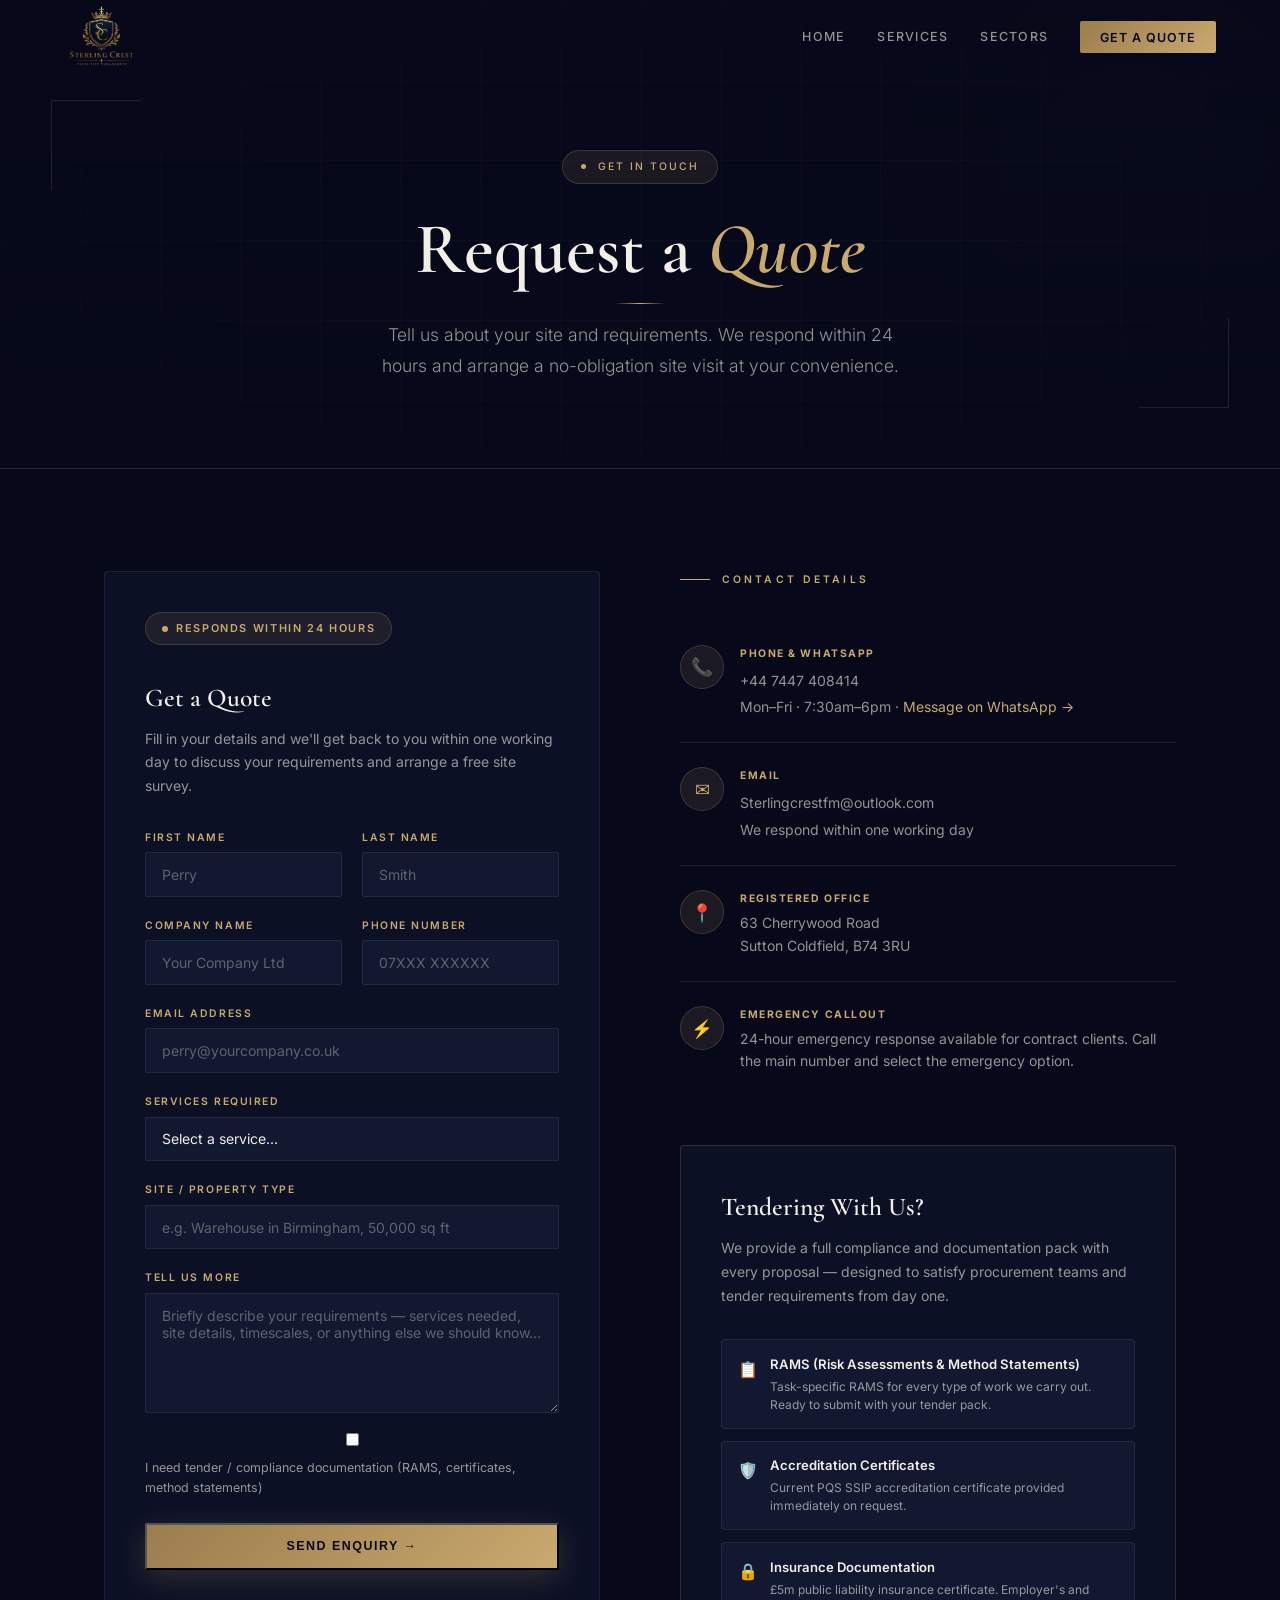
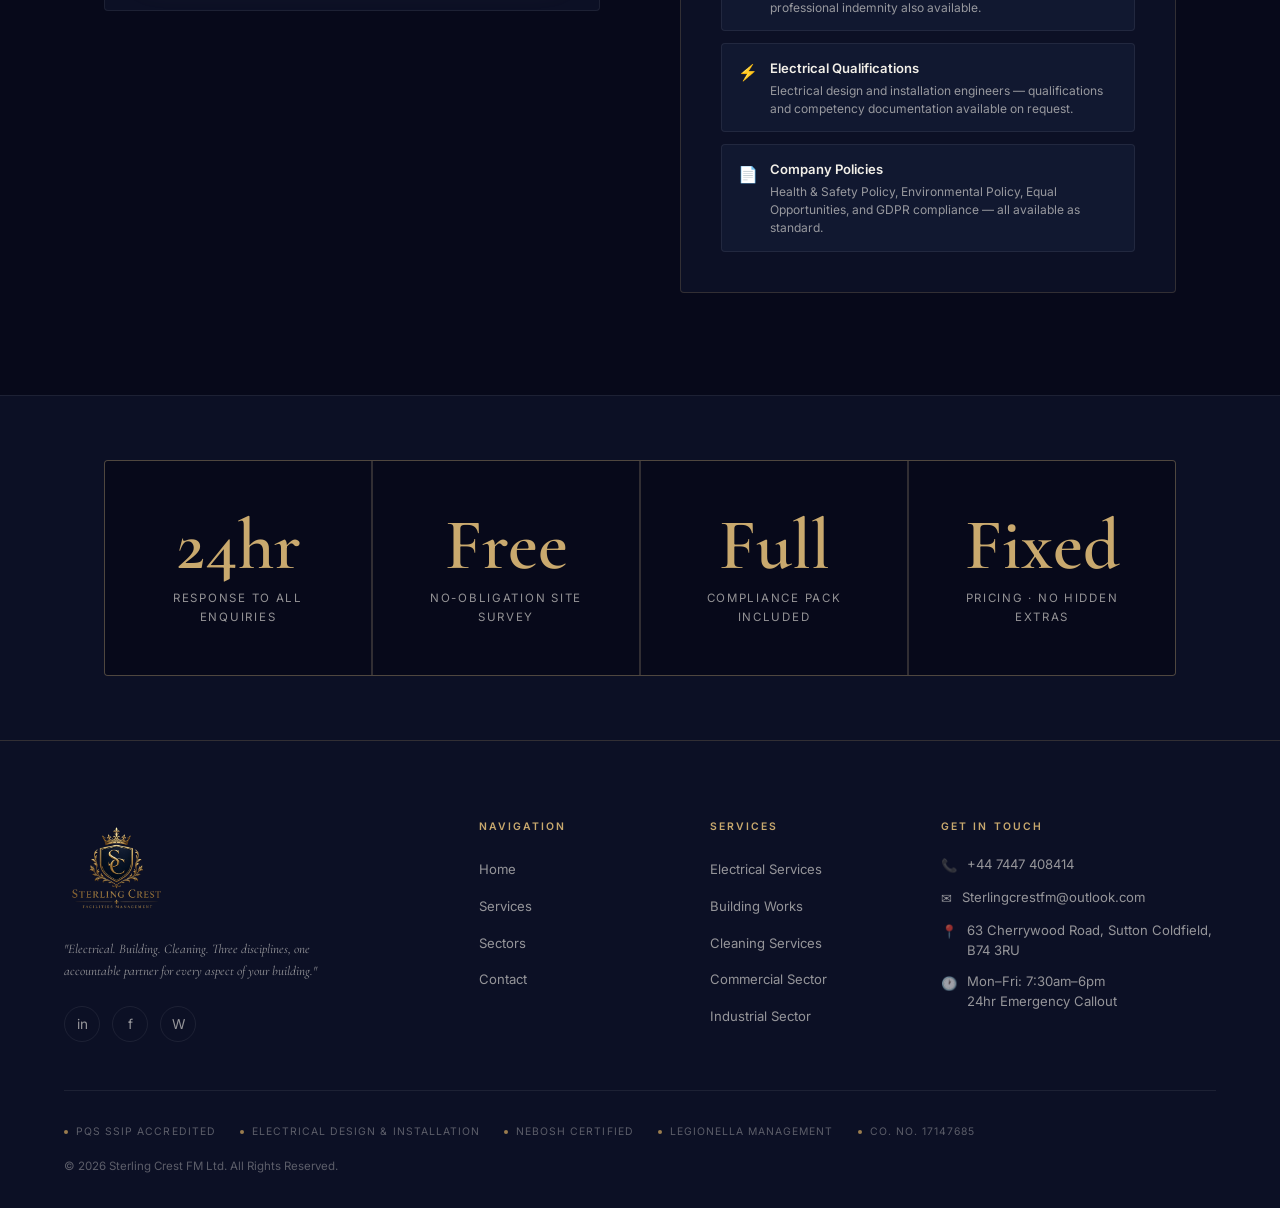
<file: contact.html>
<!DOCTYPE html>
<html lang="en">
<head>
  <meta charset="UTF-8">
  <meta name="viewport" content="width=device-width, initial-scale=1.0">
  <title>Contact — Sterling Crest FM Facilities Management</title>
  <meta name="description" content="Request a quote, arrange a site visit, or discuss your FM requirements. We respond within 24 hours.">
  <link rel="preconnect" href="https://fonts.googleapis.com">
  <link rel="preconnect" href="https://fonts.gstatic.com" crossorigin>
  <link href="https://fonts.googleapis.com/css2?family=Cormorant+Garamond:ital,wght@0,300;0,400;0,500;0,600;0,700;1,300;1,400;1,500&family=Inter:wght@300;400;500;600&display=swap" rel="stylesheet">
  <link rel="stylesheet" href="styles.css">
  <style>
    #contact-hero .page-hero-bg {
      background-image: url('https://images.unsplash.com/photo-1497366216548-37526070297c?auto=format&fit=crop&w=1920&q=80');
    }
    .contact-page-section { background: var(--navy); border-top: 1px solid var(--gold-border); }
    .tender-info-box {
      background: var(--navy-2); border: 1px solid var(--gold-border); border-radius: 4px;
      padding: 2.5rem;
    }
    .tender-info-box h3 { font-family: 'Cormorant Garamond', serif; font-size: 1.6rem; font-weight: 600; color: var(--text); margin-bottom: 0.5rem; }
    .tender-info-box > p { font-size: 0.875rem; color: var(--text-2); margin-bottom: 2rem; line-height: 1.7; }
    .tender-list { display: flex; flex-direction: column; gap: 0.75rem; }
    .tender-list-item {
      display: flex; align-items: flex-start; gap: 0.75rem;
      padding: 0.85rem 1rem; background: var(--navy-3);
      border: 1px solid var(--border); border-radius: 4px;
      transition: border-color 0.3s;
    }
    .tender-list-item:hover { border-color: var(--gold-border); }
    .tender-list-item span:first-child { color: var(--gold); font-size: 1rem; flex-shrink: 0; margin-top: 0.1rem; }
    .tender-list-item-text h6 { font-size: 0.82rem; font-weight: 600; color: var(--text); margin-bottom: 0.15rem; }
    .tender-list-item-text p { font-size: 0.75rem; color: var(--text-2); line-height: 1.5; }
    .form-success {
      display: none; background: rgba(201,169,110,0.1); border: 1px solid var(--gold-border);
      border-radius: 4px; padding: 1.5rem; text-align: center; margin-top: 1.5rem;
    }
    .form-success.show { display: block; }
    .form-success p { color: var(--text-2); font-size: 0.875rem; }
    .form-success strong { color: var(--gold); }
    .response-badge {
      display: inline-flex; align-items: center; gap: 0.5rem;
      background: var(--gold-glow); border: 1px solid var(--gold-border);
      padding: 0.4rem 1rem; border-radius: 100px; margin-bottom: 2rem;
      font-size: 0.68rem; letter-spacing: 0.15em; text-transform: uppercase;
      color: var(--gold); font-weight: 600;
    }
    .response-badge::before { content: ''; width: 6px; height: 6px; border-radius: 50%; background: var(--gold); animation: pulse 2s ease infinite; }
    @keyframes pulse { 0%,100%{opacity:1;transform:scale(1);} 50%{opacity:0.5;transform:scale(1.4);} }
  </style>
</head>
<body>
  <div id="scroll-bar"></div>
  <div class="orb orb-1"></div>
  <div class="orb orb-2"></div>

  <!-- NAV -->
  <nav id="nav">
    <a href="index.html" class="nav-logo">
      <img src="trans_logo.png" alt="Sterling Crest FM" class="nav-logo-img">
    </a>
    <ul class="nav-links">
      <li><a href="index.html">Home</a></li>
      <li><a href="services.html">Services</a></li>
      <li><a href="sectors.html">Sectors</a></li>
      <li><a href="contact.html" class="nav-cta active">Get a Quote</a></li>
    </ul>
    <button class="nav-toggle" id="navToggle" aria-label="Menu">
      <span></span><span></span><span></span>
    </button>
  </nav>
  <div class="mobile-menu" id="mobileMenu">
    <a href="index.html" onclick="closeMobile()">Home</a>
    <a href="services.html" onclick="closeMobile()">Services</a>
    <a href="sectors.html" onclick="closeMobile()">Sectors</a>
    <a href="contact.html" onclick="closeMobile()" class="mobile-cta">Get a Quote</a>
  </div>

  <!-- PAGE HERO -->
  <div id="contact-hero" class="page-hero">
    <div class="page-hero-bg"></div>
    <div class="page-hero-overlay"></div>
    <div class="page-hero-grid"></div>
    <div class="page-hero-geo-tl"></div>
    <div class="page-hero-geo-br"></div>
    <div class="page-hero-content">
      <div class="page-hero-eyebrow">
        <div class="page-hero-eyebrow-dot"></div>
        <span>Get in Touch</span>
      </div>
      <h1 class="page-hero-title">Request a <em>Quote</em></h1>
      <div class="page-hero-divider"></div>
      <p class="page-hero-sub">Tell us about your site and requirements. We respond within 24 hours and arrange a no-obligation site visit at your convenience.</p>
    </div>
  </div>

  <!-- CONTACT SECTION -->
  <section class="contact-page-section">
    <div class="section-inner">
      <div class="contact-layout">

        <!-- FORM -->
        <div class="reveal-left">
          <div class="contact-form-wrap">
            <div class="response-badge">Responds within 24 hours</div>
            <h3>Get a Quote</h3>
            <p>Fill in your details and we'll get back to you within one working day to discuss your requirements and arrange a free site survey.</p>

            <form id="contactForm">
              <div class="form-grid">
                <div class="form-field">
                  <label for="firstName">First Name</label>
                  <input type="text" id="firstName" name="firstName" placeholder="Perry" required>
                </div>
                <div class="form-field">
                  <label for="lastName">Last Name</label>
                  <input type="text" id="lastName" name="lastName" placeholder="Smith" required>
                </div>
                <div class="form-field">
                  <label for="company">Company Name</label>
                  <input type="text" id="company" name="company" placeholder="Your Company Ltd" required>
                </div>
                <div class="form-field">
                  <label for="phone">Phone Number</label>
                  <input type="tel" id="phone" name="phone" placeholder="07XXX XXXXXX" required>
                </div>
                <div class="form-field full">
                  <label for="email">Email Address</label>
                  <input type="email" id="email" name="email" placeholder="perry@yourcompany.co.uk" required>
                </div>
                <div class="form-field full">
                  <label for="services">Services Required</label>
                  <select id="services" name="services">
                    <option value="" disabled selected>Select a service...</option>
                    <option value="electrical">Electrical Services</option>
                    <option value="building">Building Works</option>
                    <option value="cleaning">Cleaning Services</option>
                    <option value="bundled">Bundled FM Contract (Multiple Services)</option>
                    <option value="tender">Tender Support &amp; Documentation</option>
                    <option value="other">Other / Not Sure</option>
                  </select>
                </div>
                <div class="form-field full">
                  <label for="site">Site / Property Type</label>
                  <input type="text" id="site" name="site" placeholder="e.g. Warehouse in Birmingham, 50,000 sq ft">
                </div>
                <div class="form-field full">
                  <label for="message">Tell Us More</label>
                  <textarea id="message" name="message" placeholder="Briefly describe your requirements — services needed, site details, timescales, or anything else we should know..."></textarea>
                </div>
                <div class="form-field full" style="display:flex;align-items:center;gap:0.75rem;">
                  <input type="checkbox" id="tender" name="tender" style="width:auto;margin:0;accent-color:var(--gold);">
                  <label for="tender" style="font-size:0.78rem;color:var(--text-2);letter-spacing:0;text-transform:none;font-weight:400;cursor:pointer;">I need tender / compliance documentation (RAMS, certificates, method statements)</label>
                </div>
              </div>
              <div class="form-submit">
                <button type="submit" class="btn-primary" style="width:100%;justify-content:center;">
                  Send Enquiry →
                </button>
              </div>
            </form>

            <div class="form-success" id="formSuccess">
              <strong>✓ Enquiry received — thank you.</strong>
              <p>We'll be in touch within one working day to discuss your requirements and arrange a free site survey.</p>
            </div>
          </div>
        </div>

        <!-- CONTACT INFO + TENDER BOX -->
        <div class="reveal-right">
          <div class="section-label" style="margin-bottom:2rem;">Contact Details</div>

          <div>
            <div class="contact-info-item">
              <div class="contact-info-icon">📞</div>
              <div>
                <h5>Phone &amp; WhatsApp</h5>
                <a href="tel:+447447408414">+44 7447 408414</a>
                <p style="margin-top:0.2rem;">Mon–Fri · 7:30am–6pm · <a href="https://wa.me/447447408414" style="color:var(--gold);" target="_blank" rel="noopener">Message on WhatsApp →</a></p>
              </div>
            </div>
            <div class="contact-info-item">
              <div class="contact-info-icon">✉</div>
              <div>
                <h5>Email</h5>
                <a href="mailto:Sterlingcrestfm@outlook.com">Sterlingcrestfm@outlook.com</a>
                <p style="margin-top:0.2rem;">We respond within one working day</p>
              </div>
            </div>
            <div class="contact-info-item">
              <div class="contact-info-icon">📍</div>
              <div>
                <h5>Registered Office</h5>
                <p>63 Cherrywood Road<br>Sutton Coldfield, B74 3RU</p>
              </div>
            </div>
            <div class="contact-info-item">
              <div class="contact-info-icon">⚡</div>
              <div>
                <h5>Emergency Callout</h5>
                <p>24-hour emergency response available for contract clients. Call the main number and select the emergency option.</p>
              </div>
            </div>
          </div>

          <!-- Tender Pack Info -->
          <div class="tender-info-box" style="margin-top:3rem;">
            <h3>Tendering With Us?</h3>
            <p>We provide a full compliance and documentation pack with every proposal — designed to satisfy procurement teams and tender requirements from day one.</p>
            <div class="tender-list">
              <div class="tender-list-item">
                <span>📋</span>
                <div class="tender-list-item-text">
                  <h6>RAMS (Risk Assessments &amp; Method Statements)</h6>
                  <p>Task-specific RAMS for every type of work we carry out. Ready to submit with your tender pack.</p>
                </div>
              </div>
              <div class="tender-list-item">
                <span>🛡️</span>
                <div class="tender-list-item-text">
                  <h6>Accreditation Certificates</h6>
                  <p>Current PQS SSIP accreditation certificate provided immediately on request.</p>
                </div>
              </div>
              <div class="tender-list-item">
                <span>🔒</span>
                <div class="tender-list-item-text">
                  <h6>Insurance Documentation</h6>
                  <p>£5m public liability insurance certificate. Employer's and professional indemnity also available.</p>
                </div>
              </div>
              <div class="tender-list-item">
                <span>⚡</span>
                <div class="tender-list-item-text">
                  <h6>Electrical Qualifications</h6>
                  <p>Electrical design and installation engineers — qualifications and competency documentation available on request.</p>
                </div>
              </div>
              <div class="tender-list-item">
                <span>📄</span>
                <div class="tender-list-item-text">
                  <h6>Company Policies</h6>
                  <p>Health &amp; Safety Policy, Environmental Policy, Equal Opportunities, and GDPR compliance — all available as standard.</p>
                </div>
              </div>
            </div>
          </div>
        </div>
      </div>
    </div>
  </section>

  <!-- RESPONSE PROMISE STRIP -->
  <section style="background:var(--navy-2);border-top:1px solid var(--border);">
    <div class="section-inner" style="padding-top:4rem;padding-bottom:4rem;">
      <div class="stats-grid">
        <div class="stat-item reveal-scale">
          <div class="stat-num">24hr</div>
          <div class="stat-label">Response to All Enquiries</div>
        </div>
        <div class="stat-item reveal-scale reveal-delay-2">
          <div class="stat-num">Free</div>
          <div class="stat-label">No-Obligation Site Survey</div>
        </div>
        <div class="stat-item reveal-scale reveal-delay-3">
          <div class="stat-num">Full</div>
          <div class="stat-label">Compliance Pack Included</div>
        </div>
        <div class="stat-item reveal-scale reveal-delay-4">
          <div class="stat-num">Fixed</div>
          <div class="stat-label">Pricing · No Hidden Extras</div>
        </div>
      </div>
    </div>
  </section>

  <!-- FOOTER -->
  <footer>
    <div class="footer-grid">
      <div>
        <div class="footer-logo">
          <img src="trans_logo.png" alt="Sterling Crest FM" class="footer-logo-img">
        </div>
        <p class="footer-tagline">"Electrical. Building. Cleaning. Three disciplines, one accountable partner for every aspect of your building."</p>
        <div class="footer-socials">
          <a href="https://uk.linkedin.com/in/sterling-crest-fm-095820407" class="footer-social" title="LinkedIn" target="_blank" rel="noopener">in</a>
          <a href="https://www.facebook.com/share/1D1JhuKKt1/?mibextid=wwXIfr" class="footer-social" title="Facebook" target="_blank" rel="noopener">f</a>
          <a href="https://wa.me/447447408414" class="footer-social" title="WhatsApp" target="_blank" rel="noopener">W</a>
        </div>
      </div>
      <div class="footer-col">
        <h5>Navigation</h5>
        <ul>
          <li><a href="index.html">Home</a></li>
          <li><a href="services.html">Services</a></li>
          <li><a href="sectors.html">Sectors</a></li>
          <li><a href="contact.html">Contact</a></li>
        </ul>
      </div>
      <div class="footer-col">
        <h5>Services</h5>
        <ul>
          <li><a href="services.html#electrical">Electrical Services</a></li>
          <li><a href="services.html#building">Building Works</a></li>
          <li><a href="services.html#cleaning">Cleaning Services</a></li>
          <li><a href="sectors.html#commercial">Commercial Sector</a></li>
          <li><a href="sectors.html#industrial">Industrial Sector</a></li>
        </ul>
      </div>
      <div class="footer-col">
        <h5>Get in Touch</h5>
        <div class="footer-contact-item"><span class="footer-contact-icon">📞</span><a href="tel:+447447408414">+44 7447 408414</a></div>
        <div class="footer-contact-item"><span class="footer-contact-icon">✉</span><a href="mailto:Sterlingcrestfm@outlook.com">Sterlingcrestfm@outlook.com</a></div>
        <div class="footer-contact-item"><span class="footer-contact-icon">📍</span><span>63 Cherrywood Road, Sutton Coldfield, B74 3RU</span></div>
        <div class="footer-contact-item"><span class="footer-contact-icon">🕐</span><span>Mon–Fri: 7:30am–6pm<br>24hr Emergency Callout</span></div>
      </div>
    </div>
    <div class="footer-creds">
      <div class="footer-creds-left">
        <div class="cred-badge"><span class="cred-badge-dot"></span>PQS SSIP Accredited</div>
        <div class="cred-badge"><span class="cred-badge-dot"></span>Electrical Design &amp; Installation</div>
        <div class="cred-badge"><span class="cred-badge-dot"></span>NEBOSH Certified</div>
        <div class="cred-badge"><span class="cred-badge-dot"></span>Legionella Management</div>
        <div class="cred-badge"><span class="cred-badge-dot"></span>Co. No. 17147685</div>
      </div>
      <div class="footer-creds-right">© 2026 Sterling Crest FM Ltd. All Rights Reserved.</div>
    </div>
  </footer>

  <script src="shared.js"></script>
  <script>
    /* Simple form demo handler */
    document.getElementById('contactForm').addEventListener('submit', function(e) {
      e.preventDefault();
      document.getElementById('formSuccess').classList.add('show');
      this.style.display = 'none';
    });
  </script>
</body>
</html>
</file>
<file: styles.css>
/* ═══════════════════════════════════════════════
   Apex FM — Shared Stylesheet
   Template Demo · Replace [PLACEHOLDER] items
   ═══════════════════════════════════════════════ */

*, *::before, *::after { box-sizing: border-box; margin: 0; padding: 0; }

:root {
  --navy:         #07091A;
  --navy-2:       #0C1025;
  --navy-3:       #111830;
  --navy-4:       #192040;
  --gold:         #C9A96E;
  --gold-light:   #DDBF8A;
  --gold-dim:     #9B7D4F;
  --gold-glow:    rgba(201,169,110,0.10);
  --gold-border:  rgba(201,169,110,0.20);
  --text:         #F2EFE8;
  --text-2:       rgba(242,239,232,0.60);
  --text-3:       rgba(242,239,232,0.35);
  --border:       rgba(255,255,255,0.07);
}

html { scroll-behavior: smooth; font-size: 16px; }

body {
  font-family: 'Inter', -apple-system, BlinkMacSystemFont, sans-serif;
  background: var(--navy);
  color: var(--text);
  min-height: 100vh;
  overflow-x: hidden;
  line-height: 1.65;
  -webkit-font-smoothing: antialiased;
}

::selection { background: var(--gold); color: var(--navy); }

/* ─── SCROLL PROGRESS ─── */
#scroll-bar {
  position: fixed; top: 0; left: 0; right: 0; height: 2px;
  background: linear-gradient(90deg, var(--gold-dim), var(--gold), var(--gold-light));
  transform-origin: left; transform: scaleX(0);
  z-index: 300; will-change: transform;
}

/* ─── AMBIENT ORBS ─── */
.orb {
  position: fixed; border-radius: 50%; filter: blur(120px);
  pointer-events: none; z-index: 0;
  animation: orbPulse 8s ease-in-out infinite;
}
.orb-1 {
  width: 700px; height: 700px; opacity: 0.5;
  background: radial-gradient(circle, rgba(201,169,110,0.07) 0%, transparent 70%);
  top: -200px; right: -200px; animation-delay: 0s;
}
.orb-2 {
  width: 500px; height: 500px; opacity: 0.4;
  background: radial-gradient(circle, rgba(100,130,220,0.05) 0%, transparent 70%);
  bottom: 20%; left: -150px; animation-delay: 3s;
}
@keyframes orbPulse {
  0%,100% { opacity: 0.5; transform: scale(1); }
  50%      { opacity: 0.8; transform: scale(1.08); }
}

/* ─── NAV ─── */
nav {
  position: fixed; top: 0; left: 0; right: 0; z-index: 200;
  padding: 0 clamp(1.5rem, 5vw, 4rem);
  height: 72px; display: flex; align-items: center; justify-content: space-between;
  transition: background 0.4s ease, backdrop-filter 0.4s ease, border-color 0.4s ease;
  border-bottom: 1px solid transparent;
}
nav.scrolled {
  background: rgba(7,9,26,0.92);
  backdrop-filter: blur(20px) saturate(180%);
  border-color: var(--gold-border);
}
.nav-logo { display: flex; align-items: center; text-decoration: none; }
.nav-logo-img { height: 72px; width: auto; display: block; }
.nav-links { display: flex; align-items: center; gap: 2rem; list-style: none; }
.nav-links a {
  color: var(--text-2); text-decoration: none; font-size: 0.78rem;
  letter-spacing: 0.1em; text-transform: uppercase; font-weight: 500;
  transition: color 0.25s; position: relative;
}
.nav-links a:hover { color: var(--gold); }
.nav-links a.active { color: var(--gold); }
.nav-links a.active::after {
  content: ''; position: absolute; bottom: -4px; left: 0; right: 0;
  height: 1px; background: var(--gold);
}
.nav-cta {
  background: linear-gradient(135deg, var(--gold-dim), var(--gold));
  color: var(--navy) !important;
  padding: 0.55rem 1.25rem; border-radius: 2px;
  font-weight: 600 !important; letter-spacing: 0.08em !important;
  transition: opacity 0.25s, transform 0.2s !important;
}
.nav-cta:hover { opacity: 0.88 !important; transform: translateY(-1px) !important; }
.nav-cta.active::after { display: none !important; }
.nav-toggle {
  display: none; flex-direction: column; gap: 5px; cursor: pointer;
  padding: 4px; background: none; border: none;
}
.nav-toggle span {
  display: block; width: 24px; height: 1.5px;
  background: var(--gold); transition: transform 0.3s, opacity 0.3s;
}
.nav-toggle.open span:nth-child(1) { transform: translateY(6.5px) rotate(45deg); }
.nav-toggle.open span:nth-child(2) { opacity: 0; }
.nav-toggle.open span:nth-child(3) { transform: translateY(-6.5px) rotate(-45deg); }
.mobile-menu {
  display: none; position: fixed; top: 72px; left: 0; right: 0; bottom: 0;
  background: rgba(7,9,26,0.97); backdrop-filter: blur(20px);
  flex-direction: column; align-items: center; justify-content: center;
  gap: 2.5rem; z-index: 190;
}
.mobile-menu.open { display: flex; }
.mobile-menu a {
  font-family: 'Cormorant Garamond', serif; font-size: 2rem; font-weight: 500;
  color: var(--text); text-decoration: none; letter-spacing: 0.05em; transition: color 0.2s;
}
.mobile-menu a:hover, .mobile-menu a.active { color: var(--gold); }
.mobile-menu .mobile-cta {
  background: linear-gradient(135deg, var(--gold-dim), var(--gold));
  color: var(--navy); padding: 0.8rem 2rem; border-radius: 2px;
  font-size: 0.85rem !important; font-family: 'Inter', sans-serif !important;
  font-weight: 600 !important; letter-spacing: 0.1em; text-transform: uppercase;
}
@media (max-width: 820px) { .nav-links { display: none; } .nav-toggle { display: flex; } }

/* ─── PAGE HERO (inner pages) ─── */
.page-hero {
  position: relative; min-height: 52vh;
  display: flex; flex-direction: column;
  align-items: center; justify-content: center;
  text-align: center; padding: 9rem clamp(1.5rem, 6vw, 5rem) 5rem; overflow: hidden;
}
.page-hero-bg { position: absolute; inset: 0; z-index: 0; background-size: cover; background-position: center; }
.page-hero-overlay {
  position: absolute; inset: 0; z-index: 1;
  background: linear-gradient(180deg, rgba(7,9,26,0.65) 0%, rgba(7,9,26,0.75) 50%, rgba(7,9,26,1) 100%);
}
.page-hero-grid {
  position: absolute; inset: 0; z-index: 1;
  background-image: linear-gradient(rgba(201,169,110,0.03) 1px, transparent 1px),
    linear-gradient(90deg, rgba(201,169,110,0.03) 1px, transparent 1px);
  background-size: 80px 80px;
  mask-image: radial-gradient(ellipse 80% 80% at 50% 50%, black 30%, transparent 100%);
}
.page-hero-geo-tl {
  position: absolute; top: 100px; left: clamp(1rem, 4vw, 4rem);
  width: 90px; height: 90px; z-index: 2;
  border-top: 1px solid var(--gold); border-left: 1px solid var(--gold); opacity: 0.15;
}
.page-hero-geo-br {
  position: absolute; bottom: 60px; right: clamp(1rem, 4vw, 4rem);
  width: 90px; height: 90px; z-index: 2;
  border-bottom: 1px solid var(--gold); border-right: 1px solid var(--gold); opacity: 0.15;
}
.page-hero-content { position: relative; z-index: 3; max-width: 760px; }
.page-hero-eyebrow {
  display: inline-flex; align-items: center; gap: 0.75rem;
  background: var(--gold-glow); border: 1px solid var(--gold-border);
  padding: 0.45rem 1.1rem; border-radius: 100px; margin-bottom: 1.75rem;
}
.page-hero-eyebrow-dot { width: 5px; height: 5px; border-radius: 50%; background: var(--gold); }
.page-hero-eyebrow span {
  font-size: 0.65rem; letter-spacing: 0.2em; text-transform: uppercase; font-weight: 500; color: var(--gold);
}
.page-hero-title {
  font-family: 'Cormorant Garamond', serif; font-weight: 600;
  font-size: clamp(2.5rem, 6vw, 4.5rem); line-height: 1.05; color: var(--text); margin-bottom: 1rem;
}
.page-hero-title em { font-style: italic; color: var(--gold); }
.page-hero-divider {
  width: 50px; height: 1px;
  background: linear-gradient(90deg, transparent, var(--gold), transparent);
  margin: 1rem auto;
}
.page-hero-sub {
  font-size: clamp(0.9rem, 2.2vw, 1.1rem); color: var(--text-2);
  font-weight: 300; max-width: 540px; margin: 0 auto; line-height: 1.75;
}

/* ─── SECTION WRAPPER ─── */
section { position: relative; z-index: 10; }
.section-inner {
  max-width: 1200px; margin: 0 auto;
  padding: clamp(4rem, 8vw, 7rem) clamp(1.5rem, 5vw, 4rem);
}
.section-label {
  font-size: 0.65rem; letter-spacing: 0.3em; text-transform: uppercase;
  color: var(--gold); font-weight: 600; margin-bottom: 1rem;
  display: flex; align-items: center; gap: 0.75rem;
}
.section-label::before { content: ''; display: block; width: 30px; height: 1px; background: var(--gold); }
.section-title {
  font-family: 'Cormorant Garamond', serif; font-weight: 600;
  font-size: clamp(2.2rem, 5vw, 3.5rem); line-height: 1.1; color: var(--text); margin-bottom: 1.25rem;
}
.section-title em { font-style: italic; color: var(--gold); }
.section-sub { font-size: 1rem; color: var(--text-2); max-width: 560px; font-weight: 300; line-height: 1.75; }
.gold-line { width: 50px; height: 1px; background: linear-gradient(90deg, var(--gold), transparent); margin: 1.25rem 0; }

/* ─── BUTTONS ─── */
.btn-primary {
  background: linear-gradient(135deg, var(--gold-dim), var(--gold));
  color: var(--navy); padding: 0.9rem 2.25rem; border-radius: 2px;
  font-size: 0.78rem; letter-spacing: 0.12em; text-transform: uppercase;
  font-weight: 600; text-decoration: none; display: inline-flex; align-items: center; gap: 0.5rem;
  transition: opacity 0.25s, transform 0.2s, box-shadow 0.25s;
  box-shadow: 0 8px 32px rgba(201,169,110,0.20);
}
.btn-primary:hover { opacity: 0.88; transform: translateY(-2px); box-shadow: 0 14px 40px rgba(201,169,110,0.30); }
.btn-ghost {
  background: transparent; border: 1px solid var(--gold-border);
  color: var(--text); padding: 0.9rem 2.25rem; border-radius: 2px;
  font-size: 0.78rem; letter-spacing: 0.12em; text-transform: uppercase;
  font-weight: 500; text-decoration: none; display: inline-flex; align-items: center; gap: 0.5rem;
  transition: background 0.25s, border-color 0.25s, transform 0.2s;
}
.btn-ghost:hover { background: var(--gold-glow); border-color: var(--gold); transform: translateY(-2px); }

/* ─── TRUST BAR ─── */
#trust {
  position: relative; z-index: 10; background: var(--navy-2);
  border-top: 1px solid var(--gold-border); border-bottom: 1px solid var(--border);
  padding: 2.25rem clamp(1.5rem, 5vw, 4rem);
}
.trust-inner { max-width: 1100px; margin: 0 auto; display: flex; align-items: stretch; justify-content: center; }
.trust-item {
  flex: 1; display: flex; flex-direction: column;
  align-items: center; justify-content: center; text-align: center;
  gap: 0.55rem; padding: 0.5rem 1.5rem;
}
.trust-logo-wrap { height: 36px; display: flex; align-items: center; justify-content: center; margin-bottom: 0.15rem; }
.trust-icon { font-size: 1.5rem; line-height: 1; }
.trust-item strong { display: block; font-size: 0.78rem; font-weight: 600; color: var(--text); letter-spacing: 0.02em; line-height: 1.2; }
.trust-item span { font-size: 0.65rem; color: var(--text-3); letter-spacing: 0.04em; line-height: 1.5; }
.trust-divider { width: 1px; background: var(--border); align-self: stretch; flex-shrink: 0; margin: 0.25rem 0; }
@media (max-width: 700px) {
  .trust-divider { display: none; }
  .trust-mobile-hide { display: none !important; }
  .trust-item { padding: 0.5rem 0.75rem; }
}

/* ─── REVEAL ANIMATIONS ─── */
.reveal {
  opacity: 0; transform: translateY(32px);
  transition: opacity 0.75s cubic-bezier(0.25, 0.46, 0.45, 0.94),
              transform 0.75s cubic-bezier(0.25, 0.46, 0.45, 0.94);
}
.reveal.visible { opacity: 1; transform: translateY(0); }
.reveal-left  { opacity: 0; transform: translateX(-52px); }
.reveal-right { opacity: 0; transform: translateX(52px); }
.reveal-scale { opacity: 0; transform: scale(0.88) translateY(24px); }
.reveal-left, .reveal-right {
  transition: opacity 0.85s cubic-bezier(0.25, 0.46, 0.45, 0.94),
              transform 0.85s cubic-bezier(0.25, 0.46, 0.45, 0.94);
}
.reveal-scale {
  transition: opacity 0.65s cubic-bezier(0.34, 1.56, 0.64, 1),
              transform 0.65s cubic-bezier(0.34, 1.56, 0.64, 1);
}
.reveal-left.visible  { opacity: 1; transform: translateX(0); }
.reveal-right.visible { opacity: 1; transform: translateX(0); }
.reveal-scale.visible { opacity: 1; transform: scale(1) translateY(0); }
.reveal-delay-1 { transition-delay: 0.10s; }
.reveal-delay-2 { transition-delay: 0.20s; }
.reveal-delay-3 { transition-delay: 0.30s; }
.reveal-delay-4 { transition-delay: 0.40s; }
.reveal-delay-5 { transition-delay: 0.50s; }
.reveal-delay-6 { transition-delay: 0.60s; }

/* ─── SECTION TITLE LINE REVEAL ─── */
.title-animate .title-line { display: block; overflow: hidden; }
.title-animate .title-line-inner {
  display: block; transform: translateY(108%);
  transition: transform 0.85s cubic-bezier(0.25, 0.46, 0.45, 0.94);
}
.title-animate.visible .title-line-inner { transform: translateY(0); }
.title-animate.visible .title-line:nth-child(2) .title-line-inner { transition-delay: 0.13s; }
.title-animate em { font-style: italic; color: var(--gold); }

/* ─── CUSTOM CURSOR ─── */
#cursor-dot {
  position: fixed; pointer-events: none; z-index: 9999;
  width: 7px; height: 7px; background: var(--gold); border-radius: 50%;
  transform: translate(-50%, -50%);
}
#cursor-ring {
  position: fixed; pointer-events: none; z-index: 9998;
  width: 28px; height: 28px; border: 1px solid rgba(201,169,110,0.45);
  border-radius: 50%; transform: translate(-50%, -50%);
  transition: width 0.3s ease, height 0.3s ease, border-color 0.3s ease, opacity 0.3s ease;
}
body.cursor-hidden #cursor-dot, body.cursor-hidden #cursor-ring { opacity: 0; }
body.cursor-active #cursor-ring { width: 46px; height: 46px; border-color: rgba(201,169,110,0.75); }

/* ─── PARALLAX ─── */
[data-parallax] { will-change: transform; }
@media (max-width: 640px) { .hero-scroll { display: none !important; } }

/* ─── MARQUEE ─── */
#marquee-strip {
  position: relative; z-index: 10; overflow: hidden;
  background: var(--navy-4);
  border-top: 1px solid var(--gold-border); border-bottom: 1px solid var(--gold-border);
  padding: 0.9rem 0;
}
.marquee-inner {
  display: inline-flex; align-items: center; gap: 2rem;
  white-space: nowrap; animation: marqueeScroll 55s linear infinite;
}
.marquee-inner:hover { animation-play-state: paused; }
.marquee-inner span { font-size: 0.7rem; letter-spacing: 0.15em; text-transform: uppercase; color: var(--text-2); font-weight: 500; }
.marquee-dot { color: var(--gold) !important; font-size: 0.5rem !important; }
@keyframes marqueeScroll { 0% { transform: translateX(0); } 100% { transform: translateX(-50%); } }

/* ─── STATS ─── */
.stats-grid {
  display: grid; grid-template-columns: repeat(4, 1fr); gap: 2px;
  background: var(--gold-border); border: 1px solid var(--gold-border);
  border-radius: 4px; overflow: hidden;
}
.stat-item {
  background: var(--navy); padding: 3rem 2rem;
  display: flex; flex-direction: column; align-items: center; text-align: center;
  gap: 0.5rem; transition: background 0.3s;
}
.stat-item:hover { background: var(--navy-2); }
.stat-num {
  font-family: 'Cormorant Garamond', serif;
  font-size: clamp(3rem, 6vw, 4.5rem); font-weight: 600; color: var(--gold); line-height: 1;
}
.stat-label { font-size: 0.72rem; letter-spacing: 0.15em; color: var(--text-2); text-transform: uppercase; }
@media (max-width: 640px) { .stats-grid { grid-template-columns: repeat(2, 1fr); } }

/* ─── SERVICE TRIO ─── */
.service-trio {
  display: grid; grid-template-columns: repeat(3, 1fr); gap: 1.5px;
  background: var(--gold-border); border: 1px solid var(--gold-border);
  border-radius: 4px; overflow: hidden; margin-top: 4rem;
}
.service-trio-card {
  background: var(--navy-2); overflow: hidden; position: relative;
  display: flex; flex-direction: column; transition: background 0.3s;
}
.service-trio-card:hover { background: var(--navy-3); }
.service-trio-img {
  width: 100%; height: 200px; object-fit: cover; display: block;
  transition: transform 0.6s ease; filter: brightness(0.75) saturate(0.9);
}
.service-trio-card:hover .service-trio-img { transform: scale(1.05); filter: brightness(0.9) saturate(1); }
.service-trio-body { padding: 2rem 2.25rem 2.25rem; flex: 1; position: relative; }
.service-trio-body::before {
  content: ''; position: absolute; top: 0; left: 0; right: 0; height: 2px;
  background: linear-gradient(90deg, transparent, var(--gold), transparent);
  transform: scaleX(0); transition: transform 0.4s;
}
.service-trio-card:hover .service-trio-body::before { transform: scaleX(1); }
.service-trio-tag {
  display: inline-flex; align-items: center; gap: 0.5rem;
  font-size: 0.62rem; letter-spacing: 0.15em; text-transform: uppercase;
  color: var(--gold); border: 1px solid var(--gold-border);
  padding: 0.3rem 0.75rem; border-radius: 100px; margin-bottom: 0.75rem;
}
.service-trio-body h3 {
  font-family: 'Cormorant Garamond', serif; font-size: 1.7rem; font-weight: 600;
  color: var(--text); margin-bottom: 0.75rem;
}
.service-trio-body p { font-size: 0.875rem; color: var(--text-2); line-height: 1.7; margin-bottom: 1.25rem; }
.service-trio-link {
  display: inline-flex; align-items: center; gap: 0.5rem;
  font-size: 0.72rem; letter-spacing: 0.12em; text-transform: uppercase;
  color: var(--gold); text-decoration: none; font-weight: 600; transition: gap 0.2s;
}
.service-trio-link:hover { gap: 0.85rem; }
@media (max-width: 860px) { .service-trio { grid-template-columns: 1fr; } }

/* ─── WHY GRID ─── */
.why-layout { display: grid; grid-template-columns: 1fr 1fr; gap: 5rem; align-items: start; }
@media (max-width: 860px) { .why-layout { grid-template-columns: 1fr; gap: 3rem; } }
.why-grid {
  display: grid; grid-template-columns: 1fr 1fr; gap: 1px;
  background: var(--border); border: 1px solid var(--border);
  border-radius: 4px; overflow: hidden;
}
.why-item { background: var(--navy-2); padding: 2rem 1.75rem; transition: background 0.3s, transform 0.15s ease-out; }
.why-item:hover { background: var(--navy-3); }
.why-item-num {
  font-family: 'Cormorant Garamond', serif; font-size: 2.5rem; font-weight: 300;
  color: var(--gold); line-height: 1; margin-bottom: 1rem; opacity: 0.4;
}
.why-item h4 { font-family: 'Cormorant Garamond', serif; font-size: 1.15rem; font-weight: 600; color: var(--text); margin-bottom: 0.5rem; }
.why-item p { font-size: 0.8rem; color: var(--text-2); line-height: 1.7; }
.why-image-stack { position: relative; }
.why-img-main { width: 100%; aspect-ratio: 3/4; object-fit: cover; border-radius: 4px; display: block; filter: brightness(0.85) saturate(0.9); }
.why-img-inset {
  position: absolute; bottom: -1.5rem; right: -1.5rem;
  width: 55%; aspect-ratio: 4/3; object-fit: cover;
  border-radius: 4px; border: 3px solid var(--navy-2); filter: brightness(0.85) saturate(0.9);
}
.why-img-badge {
  position: absolute; top: 1.25rem; left: 1.25rem;
  background: rgba(7,9,26,0.85); backdrop-filter: blur(8px);
  border: 1px solid var(--gold-border); border-radius: 2px; padding: 0.5rem 1rem;
  font-size: 0.62rem; letter-spacing: 0.15em; color: var(--gold); text-transform: uppercase;
}

/* ─── PROCESS ─── */
.process-grid {
  display: grid; grid-template-columns: repeat(4, 1fr); gap: 0;
  position: relative; margin-top: 4rem;
}
.process-grid::before {
  content: ''; position: absolute; top: 27px;
  left: calc(12.5% + 14px); right: calc(12.5% + 14px);
  height: 1px; background: linear-gradient(90deg, var(--gold-dim), var(--gold-border)); z-index: 0;
}
.process-item {
  display: flex; flex-direction: column; align-items: center;
  text-align: center; padding: 0 1.5rem; position: relative; z-index: 1;
}
.process-step {
  width: 54px; height: 54px; border-radius: 50%;
  border: 1px solid var(--gold); background: var(--navy);
  display: flex; align-items: center; justify-content: center;
  font-family: 'Cormorant Garamond', serif; font-size: 1rem; font-weight: 600;
  color: var(--gold); margin-bottom: 1.75rem; flex-shrink: 0;
  transition: background 0.3s, color 0.3s;
}
.process-item:hover .process-step { background: var(--gold); color: var(--navy); }
.process-content h4 { font-family: 'Cormorant Garamond', serif; font-size: 1.2rem; font-weight: 600; color: var(--text); margin-bottom: 0.65rem; }
.process-content p { font-size: 0.8rem; color: var(--text-2); line-height: 1.7; }
@media (max-width: 860px) { .process-grid { grid-template-columns: repeat(2,1fr); gap: 3rem; } .process-grid::before { display: none; } }
@media (max-width: 480px) { .process-grid { grid-template-columns: 1fr; gap: 2rem; } }

/* ─── SECTOR CARDS ─── */
.sector-grid {
  display: grid; grid-template-columns: 1fr 1fr; gap: 1.5px;
  background: var(--gold-border); border: 1px solid var(--gold-border);
  border-radius: 4px; overflow: hidden; margin-top: 4rem;
}
.sector-card { background: var(--navy-2); position: relative; overflow: hidden; }
.sector-card-img {
  width: 100%; height: 220px; object-fit: cover; display: block;
  filter: brightness(0.6) saturate(0.7); transition: transform 0.5s ease, filter 0.3s;
}
.sector-card:hover .sector-card-img { transform: scale(1.04); filter: brightness(0.75) saturate(0.8); }
.sector-card-body { padding: 2rem 2.25rem 2.25rem; background: var(--navy-2); }
.sector-card::before {
  content: ''; position: absolute; top: 220px; left: 0; right: 0; height: 2px;
  background: linear-gradient(90deg, transparent, var(--gold), transparent);
}
.sector-card h3 { font-family: 'Cormorant Garamond', serif; font-size: 1.6rem; font-weight: 600; color: var(--text); margin-bottom: 0.65rem; }
.sector-card p { font-size: 0.875rem; color: var(--text-2); line-height: 1.7; margin-bottom: 1.25rem; }
.sector-tags { display: flex; flex-wrap: wrap; gap: 0.5rem; }
.sector-tag { font-size: 0.68rem; letter-spacing: 0.1em; color: var(--text-2); border: 1px solid var(--border); padding: 0.28rem 0.7rem; border-radius: 100px; }
@media (max-width: 640px) { .sector-grid { grid-template-columns: 1fr; } }

/* ─── TESTIMONIALS ─── */
.testi-header { display: flex; justify-content: space-between; align-items: flex-end; flex-wrap: wrap; gap: 2rem; margin-bottom: 3.5rem; }
.testi-card {
  flex-shrink: 0; background: var(--navy-3); border: 1px solid var(--border);
  padding: 2rem; border-radius: 4px; position: relative; transition: border-color 0.3s;
}
.testi-card:hover { border-color: var(--gold-border); }
.testi-card-stars { color: var(--gold); font-size: 0.85rem; letter-spacing: 2px; margin-bottom: 1.25rem; }
.testi-card blockquote { font-family: 'Cormorant Garamond', serif; font-size: 1.1rem; color: var(--text); line-height: 1.65; margin-bottom: 1.5rem; font-style: italic; }
.testi-card-author { font-size: 0.75rem; color: var(--text-2); font-weight: 500; }
.testi-card-service { font-size: 0.65rem; color: var(--gold); letter-spacing: 0.1em; margin-top: 0.2rem; }
.testi-quote-mark { position: absolute; top: 1.5rem; right: 1.75rem; font-family: 'Cormorant Garamond', serif; font-size: 5rem; line-height: 1; color: var(--gold-border); user-select: none; }
.testi-track-wrap { overflow: hidden; position: relative; }
.testi-track { display: flex; gap: 1.5rem; transition: transform 0.6s cubic-bezier(0.25, 0.46, 0.45, 0.94); }
.testi-controls { display: flex; gap: 0.75rem; margin-top: 2.5rem; justify-content: center; }
.testi-btn {
  width: 44px; height: 44px; border-radius: 50%;
  border: 1px solid var(--gold-border); background: none; cursor: pointer;
  color: var(--gold); font-size: 1.1rem;
  display: flex; align-items: center; justify-content: center;
  transition: background 0.25s, border-color 0.25s;
}
.testi-btn:hover { background: var(--gold-glow); border-color: var(--gold); }
.testi-dots { display: flex; gap: 0.5rem; align-items: center; justify-content: center; margin-top: 1.25rem; }
.testi-dot { width: 6px; height: 6px; border-radius: 50%; background: var(--border); transition: background 0.3s, width 0.3s; cursor: pointer; }
.testi-dot.active { background: var(--gold); width: 20px; border-radius: 3px; }

/* ─── CTA BOX ─── */
.cta-box { position: relative; overflow: hidden; border-radius: 4px; }
.cta-bg { position: absolute; inset: 0; z-index: 0; background-size: cover; background-position: center; filter: brightness(0.3) saturate(0.5); }
.cta-overlay { position: absolute; inset: 0; z-index: 1; background: linear-gradient(135deg, rgba(7,9,26,0.92), rgba(12,16,37,0.88)); }
.cta-content { position: relative; z-index: 2; padding: clamp(3rem, 6vw, 5rem) clamp(2rem, 5vw, 4rem); text-align: center; }
.cta-box-geo-tl { position: absolute; top: 2rem; left: 2rem; z-index: 3; width: 80px; height: 80px; opacity: 0.1; border-top: 1px solid var(--gold); border-left: 1px solid var(--gold); }
.cta-box-geo-br { position: absolute; bottom: 2rem; right: 2rem; z-index: 3; width: 80px; height: 80px; opacity: 0.1; border-bottom: 1px solid var(--gold); border-right: 1px solid var(--gold); }
.cta-box::before { content: ''; position: absolute; top: 0; left: 0; right: 0; height: 2px; z-index: 4; background: linear-gradient(90deg, transparent, var(--gold), transparent); }
.cta-box h2 { font-family: 'Cormorant Garamond', serif; font-weight: 600; font-size: clamp(2rem, 5vw, 3.5rem); margin-bottom: 1rem; color: var(--text); }
.cta-box h2 em { font-style: italic; color: var(--gold); }
.cta-box p { font-size: 1rem; color: var(--text-2); max-width: 480px; margin: 0 auto 2.5rem; line-height: 1.75; }
.cta-actions { display: flex; gap: 1rem; justify-content: center; flex-wrap: wrap; }
.cta-contact-row { display: flex; gap: 2.5rem; justify-content: center; flex-wrap: wrap; margin-top: 2.5rem; border-top: 1px solid var(--border); padding-top: 2rem; }
.cta-contact-item { display: flex; align-items: center; gap: 0.6rem; }
.cta-contact-icon { color: var(--gold); font-size: 1rem; }
.cta-contact-item a, .cta-contact-item span { color: var(--text-2); text-decoration: none; font-size: 0.875rem; transition: color 0.2s; }
.cta-contact-item a:hover { color: var(--gold); }

/* ─── ACCREDITATION GRID ─── */
.accred-grid {
  display: grid; grid-template-columns: repeat(5, 1fr); gap: 1px;
  background: var(--border); border: 1px solid var(--border);
  border-radius: 4px; overflow: hidden; margin-top: 3rem;
}
.accred-item {
  background: var(--navy-2); padding: 2rem 1.5rem;
  display: flex; flex-direction: column; align-items: center;
  text-align: center; gap: 0.75rem; transition: background 0.3s;
}
.accred-item:hover { background: var(--navy-3); }
.accred-icon { font-size: 1.8rem; }
.accred-item strong { font-size: 0.78rem; color: var(--text); font-weight: 600; }
.accred-item span { font-size: 0.65rem; color: var(--text-3); line-height: 1.5; }
@media (max-width: 860px) { .accred-grid { grid-template-columns: repeat(3, 1fr); } }
@media (max-width: 480px) { .accred-grid { grid-template-columns: repeat(2, 1fr); } }

/* ─── CONTACT FORM ─── */
.contact-layout { display: grid; grid-template-columns: 1fr 1fr; gap: 5rem; align-items: start; }
@media (max-width: 860px) { .contact-layout { grid-template-columns: 1fr; gap: 3rem; } }
.contact-form-wrap {
  background: var(--navy-2); border: 1px solid var(--border); border-radius: 4px; padding: 2.5rem;
}
.contact-form-wrap h3 { font-family: 'Cormorant Garamond', serif; font-size: 1.6rem; font-weight: 600; color: var(--text); margin-bottom: 0.5rem; }
.contact-form-wrap > p { font-size: 0.875rem; color: var(--text-2); margin-bottom: 2rem; }
.form-grid { display: grid; grid-template-columns: 1fr 1fr; gap: 1.25rem; }
@media (max-width: 600px) { .form-grid { grid-template-columns: 1fr; } }
.form-field { display: flex; flex-direction: column; gap: 0.4rem; }
.form-field.full { grid-column: 1 / -1; }
.form-field label { font-size: 0.65rem; letter-spacing: 0.15em; text-transform: uppercase; color: var(--gold); font-weight: 600; }
.form-field input, .form-field textarea, .form-field select {
  background: var(--navy-3); border: 1px solid var(--border);
  color: var(--text); font-family: 'Inter', sans-serif; font-size: 0.875rem;
  padding: 0.8rem 1rem; border-radius: 2px;
  transition: border-color 0.25s, background 0.25s; outline: none; width: 100%;
}
.form-field input:focus, .form-field textarea:focus, .form-field select:focus {
  border-color: var(--gold-border); background: var(--navy-4);
}
.form-field input::placeholder, .form-field textarea::placeholder { color: var(--text-3); }
.form-field select { appearance: none; cursor: pointer; }
.form-field textarea { resize: vertical; min-height: 120px; }
.form-submit { margin-top: 1.5rem; }
.contact-info-item {
  display: flex; align-items: flex-start; gap: 1rem;
  padding: 1.5rem 0; border-bottom: 1px solid var(--border);
}
.contact-info-item:last-child { border-bottom: none; }
.contact-info-icon {
  width: 44px; height: 44px; border-radius: 50%;
  border: 1px solid var(--gold-border); background: var(--gold-glow);
  display: flex; align-items: center; justify-content: center;
  color: var(--gold); font-size: 1.1rem; flex-shrink: 0;
}
.contact-info-item h5 { font-size: 0.65rem; letter-spacing: 0.15em; text-transform: uppercase; color: var(--gold); margin-bottom: 0.3rem; }
.contact-info-item p, .contact-info-item a { font-size: 0.875rem; color: var(--text-2); text-decoration: none; line-height: 1.6; transition: color 0.2s; }
.contact-info-item a:hover { color: var(--gold); }

/* ─── SERVICE DETAIL (services page) ─── */
.service-detail-layout {
  display: grid; grid-template-columns: 1.2fr 1fr; gap: 5rem; align-items: center;
  margin-bottom: 6rem;
}
.service-detail-layout.reverse { direction: rtl; }
.service-detail-layout.reverse > * { direction: ltr; }
@media (max-width: 860px) {
  .service-detail-layout { grid-template-columns: 1fr; gap: 3rem; margin-bottom: 4rem; }
  .service-detail-layout.reverse { direction: ltr; }
}
.service-scope-list {
  list-style: none; margin-top: 1.5rem;
  display: grid; grid-template-columns: 1fr 1fr; gap: 0.5rem;
}
.service-scope-list li {
  display: flex; align-items: flex-start; gap: 0.5rem;
  font-size: 0.825rem; color: var(--text-2); line-height: 1.5;
}
.service-scope-list li::before {
  content: ''; display: block; width: 16px; height: 1px;
  background: var(--gold); margin-top: 0.65em; flex-shrink: 0;
}
@media (max-width: 640px) { .service-scope-list { grid-template-columns: 1fr; } }
.service-img-panel {
  position: relative; border-radius: 4px; overflow: hidden;
  aspect-ratio: 4/3; background: var(--navy-3);
}
.service-img-panel img {
  width: 100%; height: 100%; object-fit: cover; display: block;
  filter: brightness(0.8) saturate(0.9); transition: transform 0.6s ease;
}
.service-img-panel:hover img { transform: scale(1.04); }
.service-img-panel-overlay { position: absolute; inset: 0; background: linear-gradient(135deg, rgba(7,9,26,0.3), transparent); }
.service-img-badge {
  position: absolute; bottom: 1.25rem; left: 1.25rem;
  background: rgba(7,9,26,0.85); backdrop-filter: blur(8px);
  border: 1px solid var(--gold-border); border-radius: 2px; padding: 0.5rem 1rem;
  font-size: 0.65rem; letter-spacing: 0.15em; color: var(--gold); text-transform: uppercase;
}

/* ─── TEAM CARDS ─── */
.team-grid {
  display: grid; grid-template-columns: repeat(3, 1fr); gap: 2px;
  background: var(--border); border: 1px solid var(--border);
  border-radius: 4px; overflow: hidden; margin-top: 3rem;
}
.team-card { background: var(--navy-2); overflow: hidden; transition: background 0.3s; }
.team-card:hover { background: var(--navy-3); }
.team-card-img {
  width: 100%; aspect-ratio: 3/4; object-fit: cover;
  filter: brightness(0.8) saturate(0.85) grayscale(0.15);
  display: block; transition: filter 0.4s;
}
.team-card:hover .team-card-img { filter: brightness(0.9) saturate(1) grayscale(0); }
.team-card-body { padding: 1.5rem 1.75rem; position: relative; }
.team-card-body::before {
  content: ''; position: absolute; top: 0; left: 0; right: 0; height: 2px;
  background: linear-gradient(90deg, transparent, var(--gold), transparent);
  transform: scaleX(0); transition: transform 0.4s;
}
.team-card:hover .team-card-body::before { transform: scaleX(1); }
.team-card-body h4 { font-family: 'Cormorant Garamond', serif; font-size: 1.2rem; font-weight: 600; color: var(--text); margin-bottom: 0.25rem; }
.team-card-body span { font-size: 0.7rem; color: var(--gold); letter-spacing: 0.1em; text-transform: uppercase; }
@media (max-width: 640px) { .team-grid { grid-template-columns: 1fr; } }

/* ─── CARD TILT ─── */
.tiltable { will-change: transform; transition: background 0.3s, transform 0.15s ease-out !important; }

/* ─── FOOTER ─── */
footer {
  background: var(--navy-2); border-top: 1px solid var(--gold-border);
  padding: clamp(3rem, 6vw, 5rem) clamp(1.5rem, 5vw, 4rem) 2rem;
  position: relative; z-index: 10;
}
.footer-grid {
  max-width: 1200px; margin: 0 auto;
  display: grid; grid-template-columns: 2fr 1fr 1fr 1.5fr; gap: 3rem;
}
.footer-logo { margin-bottom: 1.25rem; }
.footer-logo-img { height: 100px; width: auto; display: block; }
.footer-tagline { font-size: 0.82rem; color: var(--text-2); line-height: 1.7; max-width: 280px; font-style: italic; font-family: 'Cormorant Garamond', serif; }
.footer-socials { display: flex; gap: 0.75rem; margin-top: 1.5rem; }
.footer-social {
  width: 36px; height: 36px; border-radius: 50%; border: 1px solid var(--border);
  display: flex; align-items: center; justify-content: center;
  color: var(--text-2); text-decoration: none; font-size: 0.85rem;
  transition: border-color 0.2s, color 0.2s, background 0.2s;
}
.footer-social:hover { border-color: var(--gold); color: var(--gold); background: var(--gold-glow); }
.footer-col h5 { font-size: 0.65rem; letter-spacing: 0.2em; text-transform: uppercase; color: var(--gold); font-weight: 600; margin-bottom: 1.25rem; }
.footer-col ul { list-style: none; display: flex; flex-direction: column; gap: 0.65rem; }
.footer-col a { color: var(--text-2); text-decoration: none; font-size: 0.82rem; transition: color 0.2s; }
.footer-col a:hover { color: var(--gold); }
.footer-contact-item { display: flex; gap: 0.6rem; align-items: flex-start; margin-bottom: 0.75rem; }
.footer-contact-icon { color: var(--gold); font-size: 0.85rem; flex-shrink: 0; margin-top: 0.1em; }
.footer-contact-item span, .footer-contact-item a { font-size: 0.82rem; color: var(--text-2); line-height: 1.5; text-decoration: none; transition: color 0.2s; }
.footer-contact-item a:hover { color: var(--gold); }
.footer-creds {
  max-width: 1200px; margin: 3rem auto 0; padding-top: 2rem;
  border-top: 1px solid var(--border);
  display: flex; justify-content: space-between; align-items: center; flex-wrap: wrap; gap: 1rem;
}
.footer-creds-left { display: flex; gap: 1.5rem; align-items: center; flex-wrap: wrap; }
.cred-badge { display: flex; align-items: center; gap: 0.5rem; font-size: 0.65rem; color: var(--text-3); letter-spacing: 0.1em; text-transform: uppercase; }
.cred-badge-dot { width: 4px; height: 4px; border-radius: 50%; background: var(--gold-dim); }
.footer-creds-right { font-size: 0.72rem; color: var(--text-3); }
@media (max-width: 860px) { .footer-grid { grid-template-columns: 1fr 1fr; } }
@media (max-width: 480px) { .footer-grid { grid-template-columns: 1fr; } }

/* ─── KEYFRAMES ─── */
@keyframes fadeUp { from { opacity: 0; transform: translateY(24px); } to { opacity: 1; transform: translateY(0); } }
@keyframes fadeIn { from { opacity: 0; } to { opacity: 1; } }
@keyframes scrollLine { 0%,100% { opacity: 0.4; } 50% { opacity: 1; } }

/* ═══════════════════════════════════════════════
   COMPREHENSIVE MOBILE OPTIMISATION
   ═══════════════════════════════════════════════ */

/* ─── Compliance grid (services page) ─── */
.compliance-grid {
  display: grid; grid-template-columns: repeat(3, 1fr); gap: 2rem;
}
@media (max-width: 860px) { .compliance-grid { grid-template-columns: 1fr 1fr; } }
@media (max-width: 560px)  { .compliance-grid { grid-template-columns: 1fr; gap: 1.5rem; } }

/* ─── TABLET (≤ 860px) ─── */
@media (max-width: 860px) {
  /* Reset RTL reverse layouts */
  .service-detail-layout.reverse,
  .sector-detail-layout.reverse { direction: ltr; }
}

/* ─── MOBILE (≤ 640px) ─── */
@media (max-width: 640px) {
  /* Tighten section padding */
  .section-inner { padding: 3rem 1.25rem; }

  /* Hide inset image — prevents overflow bleed */
  .why-img-inset { display: none; }
  .why-img-main { aspect-ratio: 16/9; }

  /* Single-column why grid */
  .why-grid { grid-template-columns: 1fr; }

  /* Trust bar: 2-up grid */
  .trust-inner { flex-wrap: wrap; justify-content: center; }
  .trust-item { min-width: 50%; max-width: 50%; flex: none; padding: 1rem 0.75rem; }
  .trust-divider { display: none; }
  .trust-mobile-hide { display: none !important; }

  /* CTA contact row: stack vertically */
  .cta-contact-row { flex-direction: column; align-items: center; gap: 0.85rem; padding-top: 1.5rem; }

  /* CTA buttons: full width */
  .cta-actions { flex-direction: column; align-items: stretch; }
  .cta-actions .btn-primary,
  .cta-actions .btn-ghost { text-align: center; justify-content: center; }

  /* CTA box inner padding */
  .cta-content { padding: 2.5rem 1.5rem; }

  /* Accred grid: 2 columns */
  .accred-grid { grid-template-columns: repeat(2, 1fr); }

  /* Stats: 2 columns */
  .stats-grid { grid-template-columns: repeat(2, 1fr); }
  .stat-item { padding: 2rem 1rem; }

  /* Testimonials */
  .testi-card { padding: 1.5rem; }
  .testi-card blockquote { font-size: 1rem; line-height: 1.6; }
  .testi-header { margin-bottom: 2rem; }

  /* Footer creds: stack */
  .footer-creds { flex-direction: column; align-items: flex-start; gap: 0.5rem; }
  .footer-creds-left { gap: 0.5rem; }

  /* Page hero text: reduce sub font */
  .page-hero-sub { font-size: 0.95rem; }

  /* Buttons: comfortable touch targets */
  .btn-primary, .btn-ghost { padding: 0.9rem 1.75rem; font-size: 0.75rem; min-height: 48px; }
  .nav-cta { padding: 0.5rem 0.9rem !important; font-size: 0.7rem !important; }

  /* Section label + title spacing */
  .section-title { font-size: clamp(2rem, 8vw, 2.6rem); }

  /* Process connector hidden (already hidden at 860px, repeated for safety) */
  .process-grid::before { display: none; }

  /* Sector environment grid */
  .sector-environment-grid { grid-template-columns: 1fr; }

  /* Contact form: single column */
  .form-grid { grid-template-columns: 1fr; }

  /* Service scope list: single column */
  .service-scope-list { grid-template-columns: 1fr; }

  /* Team grid */
  .team-grid { grid-template-columns: 1fr; }

  /* Sector detail: hide inset image */
  .sector-img-inset { display: none; }
  .sector-img-main { aspect-ratio: 16/9; }
}

/* ─── SMALL MOBILE (≤ 400px) ─── */
@media (max-width: 400px) {
  .section-inner { padding: 2.5rem 1rem; }
  .stats-grid { grid-template-columns: 1fr 1fr; }
  .accred-grid { grid-template-columns: 1fr 1fr; }
  .hero-eyebrow span { font-size: 0.55rem; }
}

/* ─── SAFE AREA INSETS (notched phones) ─── */
@supports (padding: max(0px)) {
  nav {
    padding-left:  max(clamp(1.5rem, 5vw, 4rem), env(safe-area-inset-left));
    padding-right: max(clamp(1.5rem, 5vw, 4rem), env(safe-area-inset-right));
  }
  footer {
    padding-left:  max(clamp(1.5rem, 5vw, 4rem), env(safe-area-inset-left));
    padding-right: max(clamp(1.5rem, 5vw, 4rem), env(safe-area-inset-right));
    padding-bottom: max(2rem, env(safe-area-inset-bottom));
  }
  .mobile-menu {
    padding-bottom: max(2rem, env(safe-area-inset-bottom));
  }
  .section-inner {
    padding-left:  max(clamp(1.25rem, 5vw, 4rem), env(safe-area-inset-left));
    padding-right: max(clamp(1.25rem, 5vw, 4rem), env(safe-area-inset-right));
  }
}
</file>
